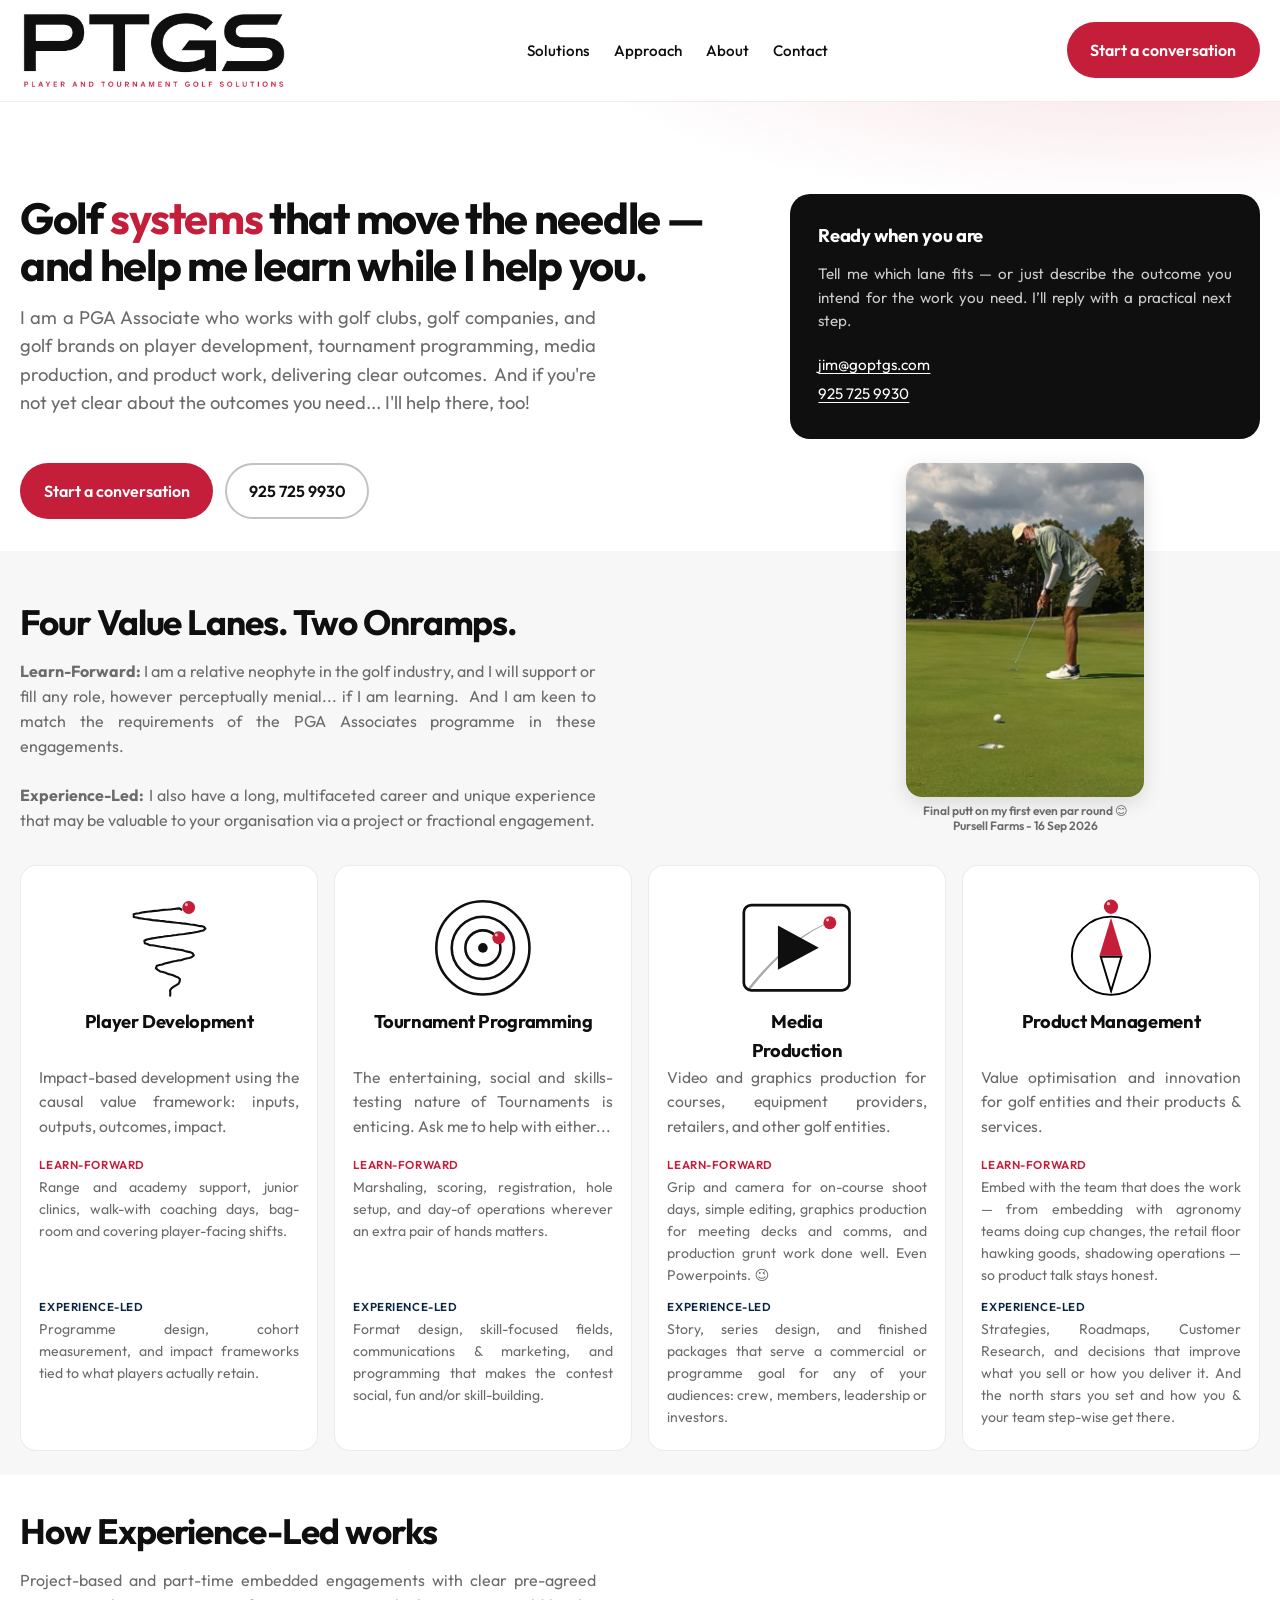
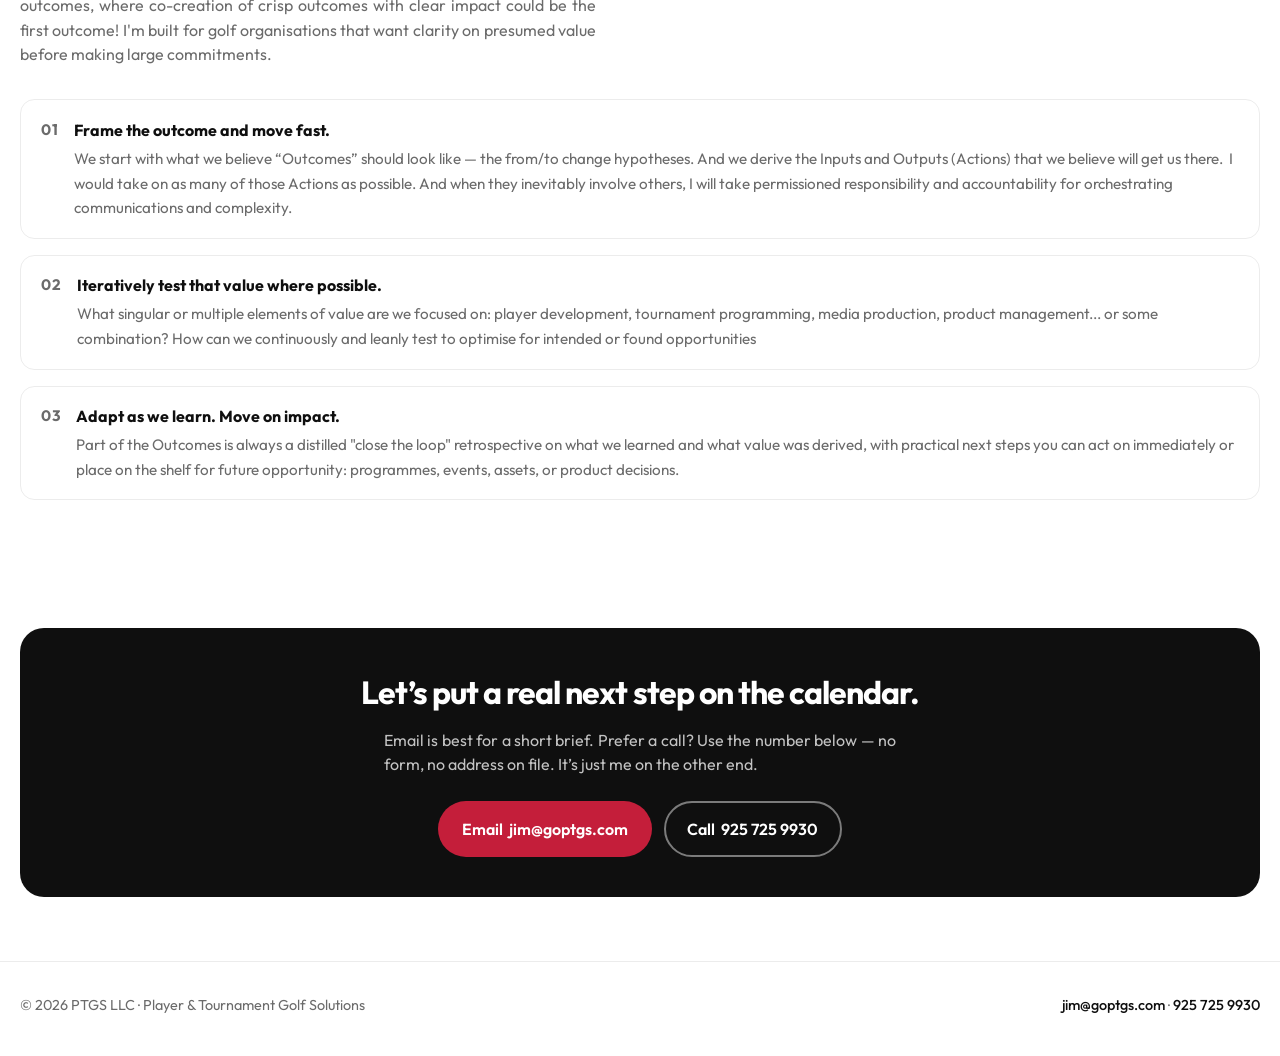
<file: index.html>
<!DOCTYPE html>
<html lang="en-GB">
<head>
  <meta charset="utf-8" />
  <meta name="viewport" content="width=device-width, initial-scale=1" />
  <title>PTGS — Player &amp; Tournament Golf Solutions</title>
  <meta name="description" content="PTGS LLC — player development, specialty tournaments, media production, and product management for golf organisations." />
  <!-- Draft branding — not locked -->
  <link rel="preconnect" href="https://fonts.googleapis.com" />
  <link rel="preconnect" href="https://fonts.gstatic.com" crossorigin />
  <link href="https://fonts.googleapis.com/css2?family=Outfit:wght@400;500;600;700&display=swap" rel="stylesheet" />
  <link rel="stylesheet" href="css/styles.css?v=31" />
</head>
<body data-page="home">
  <header class="site-header">
    <div class="container nav">
      <a aria-label="PTGS home" class="logo" href="/">
        <img src="assets/ptgs-wordmark-nav.png?v=10" alt="PTGS — Player &amp; Tournament Golf Solutions">
      </a>
      <button class="menu-btn" type="button" aria-expanded="false" aria-controls="nav-menu" id="menu-btn">Menu</button>
      <ul class="nav-links" id="nav-menu">
        <li><a href="#solutions">Solutions</a></li>
        <li><a href="#approach">Approach</a></li>
        <li><a href="/about">About</a></li>
        <li><a href="#contact">Contact</a></li>
      </ul>
      <a class="btn btn-primary nav-cta" data-mailto="" data-contact-open="" href="mailto:jim@goptgs.com?subject=PTGS%20enquiry">Start a conversation</a>
    </div>
  </header>

  <main id="top">
    <section class="hero" data-editable="source" data-path="/index.html" data-key="home-1">
      <div class="container hero-grid">
        <div class="hero-main">
          <p class="eyebrow" data-copy="eyebrow"></p>
          <h1 data-copy="headline">Golf <span class="s-rotate" aria-live="polite"><span class="s-word">systems</span></span> that move the needle — and help me learn while I help you.</h1>
          <p class="hero-lead" data-copy="lead" style="white-space: pre-wrap;">I am a PGA Associate who works with golf clubs, golf companies, and golf brands on player development, tournament programming, media production, and product work, delivering clear outcomes.  And if you're not yet clear about the outcomes you need... I'll help there, too!</p>

        </div>
        <aside class="hero-aside" aria-label="How to reach PTGS">
          <h2 data-copy="aside-title">Ready when you are</h2>
          <p data-copy="aside-body" style="white-space: pre-wrap;">Tell me which lane fits — or just describe the outcome you intend for the work you need. I’ll reply with a practical next step.</p>
          <p class="contact-line"><a data-mailto="" data-email-text="" href="mailto:jim@goptgs.com?subject=PTGS%20enquiry">jim@goptgs.com</a></p>
          <p class="contact-line"><a data-tel="" data-phone-text="" href="tel:+19257259930">925 725 9930</a></p>
        </aside>
  <div class="btn-row hero-btns">
            <a class="btn btn-primary" data-mailto="" data-contact-open="" href="mailto:jim@goptgs.com?subject=PTGS%20enquiry">Start a conversation</a>
            <a class="btn btn-secondary" data-tel="" href="tel:+19257259930"><span data-phone-text="">925 725 9930</span></a>
          </div>

      </div>
    </section>

    <section class="planks" id="solutions" data-editable="source" data-path="/index.html" data-key="home-2">
      <div class="container">
        <div class="lanes-top">
          <div class="section-head">
          <h2 data-copy="lanes-heading">Four Value Lanes. Two Onramps.</h2>
          <p data-copy="lanes-intro" style="white-space: pre-wrap;"><strong>Learn-Forward:</strong> I am a relative neophyte in the golf industry, and I will support or fill any role, however perceptually menial... if I am learning.  And I am keen to match the requirements of the PGA Associates programme in these engagements.<br><br><strong>Experience-Led:</strong> I also have a long, multifaceted career and unique experience that may be valuable to your organisation via a project or fractional engagement.</p>
        </div>
          <figure class="photo photo-portrait lanes-photo" style="width: 296.974px; margin-top: -164px;">
            <a class="photo-link" href="assets/first-even-par-putt.jpg?v=3" data-lightbox="" aria-label="Enlarge photo"><img src="assets/first-even-par-putt-sm.jpg?v=3" srcset="assets/first-even-par-putt-sm.jpg?v=3 480w, assets/first-even-par-putt.jpg?v=3 709w" sizes="(min-width: 720px) 34vw, 100vw" width="480" height="674" alt="Jim putting on the final green at Pursell Farms, ball rolling towards the hole" loading="lazy" decoding="async"></a>
            <figcaption>Final putt on my first even par round 😊<br>Pursell Farms - 16 Sep 2026</figcaption>
          </figure>
        </div>

        <div class="plank-grid" data-lanes=""><article class="plank"><div class="plank-icon" aria-hidden="true"><img src="assets/icons/player.svg?v=24" alt="" width="120" height="120" decoding="async"></div><h3>Player Development</h3><p class="plank-blurb">Impact-based development using the causal value framework: inputs, outputs, outcomes, impact.</p><ul class="plank-ex"><li><span class="lane">Learn-forward</span><span class="ex">Range and academy support, junior clinics, walk-with coaching days, bag-room and covering player-facing shifts.</span></li><li><span class="lane exp">Experience-led</span><span class="ex">Programme design, cohort measurement, and impact frameworks tied to what players actually retain.</span></li></ul></article><article class="plank"><div class="plank-icon" aria-hidden="true"><img src="assets/icons/tournaments.svg?v=24" alt="" width="120" height="120" decoding="async"></div><h3>Tournament Programming</h3><p class="plank-blurb">The entertaining, social and skills-testing nature of Tournaments is enticing. Ask me to help with either...</p><ul class="plank-ex"><li><span class="lane">Learn-forward</span><span class="ex">Marshaling, scoring, registration, hole setup, and day-of operations wherever an extra pair of hands matters.</span></li><li><span class="lane exp">Experience-led</span><span class="ex">Format design, skill-focused fields, communications &amp; marketing, and programming that makes the contest social, fun and/or skill-building.</span></li></ul></article><article class="plank"><div class="plank-icon" aria-hidden="true"><img src="assets/icons/media.svg?v=24" alt="" width="120" height="120" decoding="async"></div><h3>Media <br>Production</h3><p class="plank-blurb">Video and graphics production for courses, equipment providers, retailers, and other golf entities.</p><ul class="plank-ex"><li><span class="lane">Learn-forward</span><span class="ex">Grip and camera for on-course shoot days, simple editing, graphics production for meeting decks and comms, and production grunt work done well. Even Powerpoints. 😉</span></li><li><span class="lane exp">Experience-led</span><span class="ex">Story, series design, and finished packages that serve a commercial or programme goal for any of your audiences: crew, members, leadership or investors.</span></li></ul></article><article class="plank"><div class="plank-icon" aria-hidden="true"><img src="assets/icons/product.svg?v=24" alt="" width="120" height="120" decoding="async"></div><h3>Product Management</h3><p class="plank-blurb">Value optimisation and innovation for golf entities and their products &amp; services.</p><ul class="plank-ex"><li><span class="lane">Learn-forward</span><span class="ex">Embed with the team that does the work — from embedding with agronomy teams doing cup changes, the retail floor hawking goods, shadowing operations — so product talk stays honest.</span></li><li><span class="lane exp">Experience-led</span><span class="ex">Strategies, Roadmaps, Customer Research, and decisions that improve what you sell or how you deliver it. And the north stars you set and how you &amp; your team step-wise get there.</span></li></ul></article></div>
      </div>
    </section>

    <section id="approach" data-editable="source" data-path="/index.html" data-key="home-3">
      <div class="container">
        <div class="section-head">
          <h2 data-copy="approach-heading">How Experience-Led works</h2>
          <p data-copy="approach-intro" style="white-space: pre-wrap;">Project-based and part-time embedded engagements with clear pre-agreed outcomes, where co-creation of crisp outcomes with clear impact could be the first outcome! I'm built for golf organisations that want clarity on presumed value before making large commitments.</p>
        </div>
        <ol class="approach-list" data-approach=""><li><span class="step">01</span><div><strong>Frame the outcome and move fast.</strong><span>We start with what we believe “Outcomes” should look like — the from/to change hypotheses. And we derive the Inputs and Outputs (Actions) that we believe will get us there.&nbsp; I would take on as many of those Actions as possible. And when they inevitably involve others, I will take permissioned responsibility and accountability for orchestrating communications and complexity.&nbsp;</span></div></li><li><span class="step">02</span><div><strong>Iteratively test that value where possible.</strong><span>What singular or multiple elements of value are we focused on: player development, tournament programming, media production, product management... or some combination? How can we continuously and leanly test to optimise for intended or found opportunities</span></div></li><li><span class="step">03</span><div><strong>Adapt as we learn. Move on impact.</strong><span>Part of the Outcomes is always a distilled "close the loop" retrospective on what we learned and what value was derived, with practical next steps you can act on immediately or place on the shelf for future opportunity: programmes, events, assets, or product decisions.</span></div></li></ol>
      </div>
    </section>

    <section id="contact" data-editable="source" data-path="/index.html" data-key="home-4">
      <div class="container">
        <div class="cta-band">
          <h2 data-copy="contact-heading">Let’s put a real next step on the calendar.</h2>
          <p data-copy="contact-body" style="white-space: pre-wrap;">Email is best for a short brief. Prefer a call? Use the number below — no form, no address on file. It’s just me on the other end.</p>
          <div class="btn-row">
            <a class="btn btn-primary" data-mailto="" href="mailto:jim@goptgs.com?subject=PTGS%20enquiry">Email <span data-email-text="">jim@goptgs.com</span></a>
            <a class="btn btn-secondary btn-on-dark" data-tel="" href="tel:+19257259930">Call <span data-phone-text="">925 725 9930</span></a>
          </div>
        </div>
      </div>
    </section>
  </main>

  <footer class="site-footer">
    <div class="container footer-row">
      <span>© <span id="year">2026</span> PTGS LLC · Player &amp; Tournament Golf Solutions</span>
      <span>
        <a data-mailto="" data-email-text="" href="mailto:jim@goptgs.com?subject=PTGS%20enquiry">jim@goptgs.com</a>
        ·
        <a data-tel="" data-phone-text="" href="tel:+19257259930">925 725 9930</a>
      </span>
    </div>
  </footer>
  <div class="cmodal" id="contact-modal" hidden role="dialog" aria-modal="true" aria-labelledby="cmodal-title">
    <div class="cmodal-box">
      <button type="button" class="cmodal-close" data-contact-close aria-label="Close">&times;</button>
      <div data-contact-formwrap>
        <h2 id="cmodal-title">Start a conversation</h2>
        <p class="cmodal-intro">Tell me a little about what you need. I&rsquo;ll reply personally, usually within one working day.</p>
        <form name="contact" method="POST" action="/thanks.html" data-netlify="true" netlify-honeypot="bot-field" novalidate>
          <input type="hidden" name="form-name" value="contact" />
          <p class="cf-hp"><label>Leave this empty: <input name="bot-field" tabindex="-1" autocomplete="off" /></label></p>
          <label>Name <span class="req">*</span><input type="text" name="name" required autocomplete="name" /></label>
          <label>Company<input type="text" name="company" autocomplete="organization" /></label>
          <label>Email <span class="req">*</span><input type="email" name="email" required autocomplete="email" /></label>
          <label>Phone<input type="tel" name="phone" autocomplete="tel" /></label>
          <label>Your challenge or need <span class="req">*</span><textarea name="description" rows="5" required></textarea></label>
          <p class="cf-error" data-contact-error hidden></p>
          <button type="submit" class="btn btn-primary">Send</button>
        </form>
      </div>
      <div data-contact-done hidden>
        <h2>Thank you</h2>
        <p>Your message has been sent. I&rsquo;ll be in touch shortly.</p>
        <button type="button" class="btn btn-primary" data-contact-close>Close</button>
      </div>
    </div>
  </div>

  <script src="js/site.js?v=30"></script>
</body>
</html>
</file>
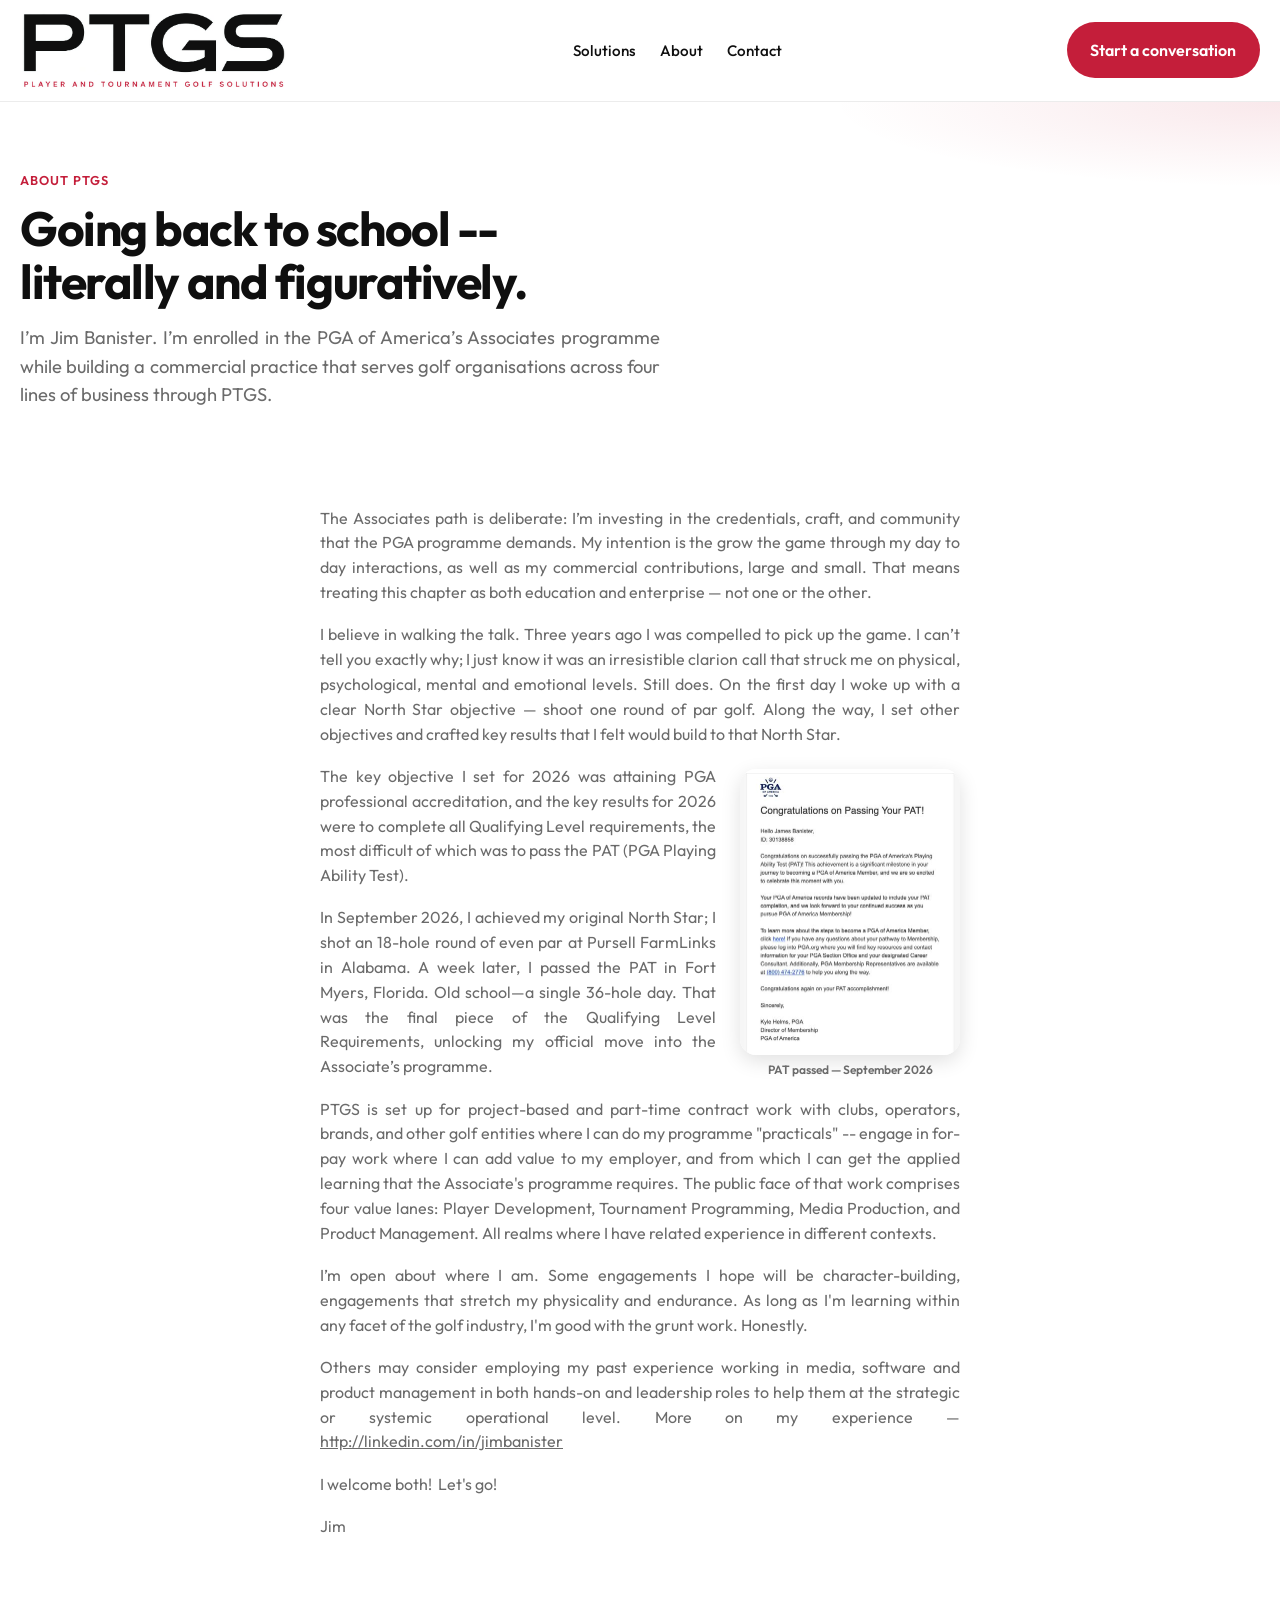
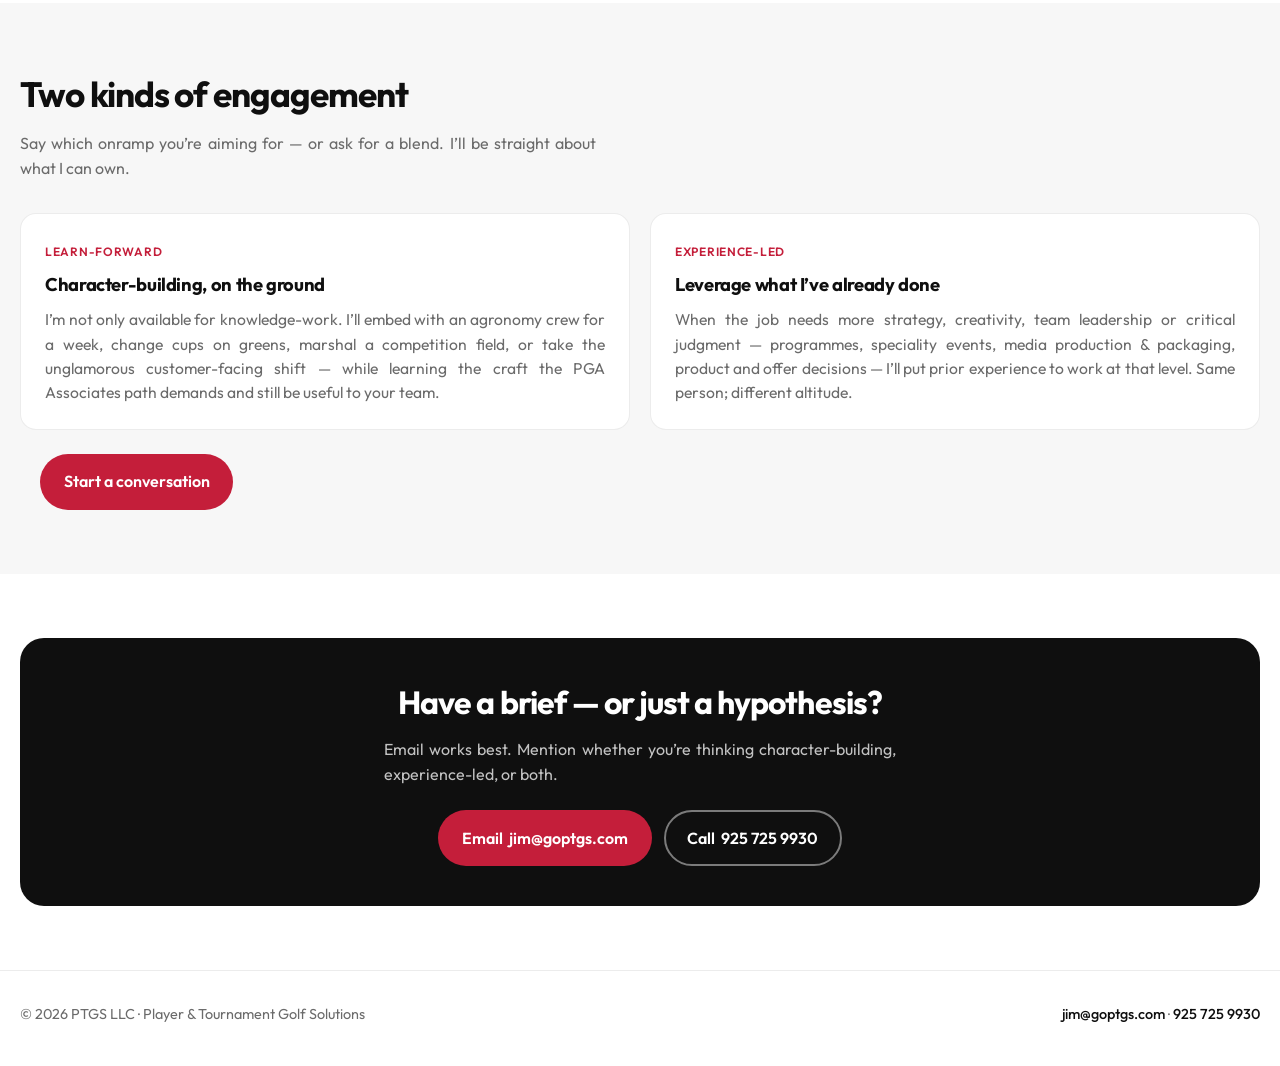
<file: about.html>
<!DOCTYPE html>
<html lang="en-GB">
<head>
  <meta charset="utf-8" />
  <meta name="viewport" content="width=device-width, initial-scale=1" />
  <title>About — PTGS LLC</title>
  <meta name="description" content="Jim Banister — PGA Associate path and PTGS engagement types." />
  <link rel="preconnect" href="https://fonts.googleapis.com" />
  <link rel="preconnect" href="https://fonts.gstatic.com" crossorigin />
  <link href="https://fonts.googleapis.com/css2?family=Outfit:wght@400;500;600;700&display=swap" rel="stylesheet" />
  <link rel="stylesheet" href="css/styles.css?v=31" />
</head>
<body data-page="about">
  <header class="site-header">
    <div class="container nav">
      <a aria-label="PTGS home" class="logo" href="/">
        <img src="assets/ptgs-wordmark-nav.png?v=10" alt="PTGS — Player &amp; Tournament Golf Solutions">
      </a>
      <button class="menu-btn" type="button" aria-expanded="false" aria-controls="nav-menu" id="menu-btn">Menu</button>
      <ul class="nav-links" id="nav-menu">
        <li><a href="/#solutions">Solutions</a></li>
        <li><a aria-current="page" href="/about">About</a></li>
        <li><a href="/#contact">Contact</a></li>
      </ul>
      <a class="btn btn-primary nav-cta" data-mailto="" data-contact-open="" href="mailto:jim@goptgs.com?subject=PTGS%20enquiry">Start a conversation</a>
    </div>
  </header>

  <main>
    <section class="page-hero" data-editable="source" data-path="/about.html" data-key="about-1">
      <div class="container">
        <p class="eyebrow" data-copy="eyebrow">ABOUT PTGS</p>
        <h1 data-copy="headline">Going back to school -- literally and figuratively.</h1>
        <p class="lead" data-copy="lead" style="white-space: pre-wrap;">I’m Jim Banister. I’m enrolled in the PGA of America’s Associates programme while building a commercial practice that serves golf organisations across four lines of business through PTGS.</p>
      </div>
    </section>

    <section data-editable="source" data-path="/about.html" data-key="about-2">
      <div class="container prose" data-about-prose=""><p>The Associates path is deliberate: I’m investing in the credentials, craft, and community that the PGA programme demands. My intention is the grow the game through my day to day interactions, as well as my commercial contributions, large and small. That means treating this chapter as both education and enterprise — not one or the other.</p><p>I believe in walking the talk. Three years ago I was compelled to pick up the game.  I can’t tell you exactly why; I just know it was an irresistible clarion call that struck me on physical, psychological, mental and emotional levels.  Still does. On the first day I woke up with a clear North Star objective — shoot one round of par golf.  Along the way, I set other objectives and crafted key results that I felt would build to that North Star.&nbsp;</p><figure class="photo photo-float"><a class="photo-link" href="assets/pat-pass-letter.jpg" data-lightbox="" aria-label="Enlarge letter"><img src="assets/pat-pass-letter-sm.jpg" width="440" height="573" alt="PGA letter confirming Jim passed the Playing Ability Test" loading="lazy" decoding="async"></a><figcaption>PAT passed — September 2026</figcaption></figure><p>The key objective I set for 2026 was attaining PGA professional accreditation, and the key results for 2026 were to complete all Qualifying Level requirements, the most difficult of which was to pass the PAT (PGA Playing Ability Test).</p><p>In September 2026, I achieved my original North Star; I shot an 18-hole round of even par at Pursell FarmLinks in Alabama. A week later, I passed the PAT in Fort Myers, Florida.  Old school—a single 36-hole day. That was the final piece of the Qualifying Level Requirements, unlocking my official move into the Associate’s programme.</p><p>PTGS is set up for project-based and part-time contract work with clubs, operators, brands, and other golf entities where I can do my programme "practicals" -- engage in for-pay work where I can add value to my employer, and from which I can get the applied learning that the Associate's programme requires. The public face of that work comprises four value lanes: Player Development, Tournament Programming, Media Production, and Product Management. All realms where I have related experience in different contexts.</p><p>I’m open about where I am. Some engagements I hope will be character-building, engagements that stretch my physicality and endurance. As long as I'm learning within any facet of the golf industry, I'm good with the grunt work. Honestly.</p><p>Others may consider employing my past experience working in media, software and product management in both hands-on and leadership roles to help them at the strategic or systemic operational level. More on my experience — <a href="https://www.linkedin.com/in/jimbanister" target="_blank" rel="noopener noreferrer">http://linkedin.com/in/jimbanister</a></p><p>I welcome both!&nbsp; Let's go!</p><p>Jim</p></div>
    </section>

    <section class="about-band" data-editable="source" data-path="/about.html" data-key="about-3">
      <div class="container">
        <div class="section-head">
          <h2 data-copy="dual-heading">Two kinds of engagement</h2>
          <p data-copy="dual-intro" style="white-space: pre-wrap;">Say which onramp you’re aiming for — or ask for a blend. I’ll be straight about what I can own.</p>
        </div>
        <div class="dual-grid">
          <article class="dual-card">
            <span class="tag">Learn-forward</span>
            <h3 data-copy="learn-title">Character-building, on the ground</h3>
            <p data-copy="learn-body" style="white-space: pre-wrap;">I’m not only available for knowledge-work. I’ll embed with an agronomy crew for a week, change cups on greens, marshal a competition field, or take the unglamorous customer-facing shift — while learning the craft the PGA Associates path demands and still be useful to your team.</p>
          </article>
          <article class="dual-card">
            <span class="tag">Experience-led</span>
            <h3 data-copy="exp-title">Leverage what I’ve already done</h3>
            <p data-copy="exp-body" style="white-space: pre-wrap;">When the job needs more strategy, creativity, team leadership or critical  judgment — programmes, speciality events, media production &amp; packaging, product and offer decisions — I’ll put prior experience to work at that level. Same person; different altitude.</p>
          </article>
        </div>
        <div class="link-row"><br>
          <a class="btn btn-primary" data-mailto="" data-contact-open="" href="mailto:jim@goptgs.com?subject=PTGS%20enquiry">Start a conversation</a>
        </div>
      </div>
    </section>

    <section id="contact" data-editable="source" data-path="/about.html" data-key="about-4">
      <div class="container">
        <div class="cta-band">
          <h2 data-copy="contact-heading">Have a brief — or just a hypothesis?</h2>
          <p data-copy="contact-body" style="white-space: pre-wrap;">Email works best. Mention whether you’re thinking character-building, experience-led, or both.</p>
          <div class="btn-row">
            <a class="btn btn-primary" data-mailto="" href="mailto:jim@goptgs.com?subject=PTGS%20enquiry">Email <span data-email-text="">jim@goptgs.com</span></a>
            <a class="btn btn-secondary btn-on-dark" data-tel="" href="tel:+19257259930">Call <span data-phone-text="">925 725 9930</span></a>
          </div>
        </div>
      </div>
    </section>
  </main>

  <footer class="site-footer">
    <div class="container footer-row">
      <span>© <span id="year">2026</span> PTGS LLC · Player &amp; Tournament Golf Solutions</span>
      <span>
        <a data-mailto="" data-email-text="" href="mailto:jim@goptgs.com?subject=PTGS%20enquiry">jim@goptgs.com</a>
        ·
        <a data-tel="" data-phone-text="" href="tel:+19257259930">925 725 9930</a>
      </span>
    </div>
  </footer>
  <div class="cmodal" id="contact-modal" hidden role="dialog" aria-modal="true" aria-labelledby="cmodal-title">
    <div class="cmodal-box">
      <button type="button" class="cmodal-close" data-contact-close aria-label="Close">&times;</button>
      <div data-contact-formwrap>
        <h2 id="cmodal-title">Start a conversation</h2>
        <p class="cmodal-intro">Tell me a little about what you need. I&rsquo;ll reply personally, usually within one working day.</p>
        <form name="contact" method="POST" action="/thanks.html" data-netlify="true" netlify-honeypot="bot-field" novalidate>
          <input type="hidden" name="form-name" value="contact" />
          <p class="cf-hp"><label>Leave this empty: <input name="bot-field" tabindex="-1" autocomplete="off" /></label></p>
          <label>Name <span class="req">*</span><input type="text" name="name" required autocomplete="name" /></label>
          <label>Company<input type="text" name="company" autocomplete="organization" /></label>
          <label>Email <span class="req">*</span><input type="email" name="email" required autocomplete="email" /></label>
          <label>Phone<input type="tel" name="phone" autocomplete="tel" /></label>
          <label>Your challenge or need <span class="req">*</span><textarea name="description" rows="5" required></textarea></label>
          <p class="cf-error" data-contact-error hidden></p>
          <button type="submit" class="btn btn-primary">Send</button>
        </form>
      </div>
      <div data-contact-done hidden>
        <h2>Thank you</h2>
        <p>Your message has been sent. I&rsquo;ll be in touch shortly.</p>
        <button type="button" class="btn btn-primary" data-contact-close>Close</button>
      </div>
    </div>
  </div>

  <script src="js/site.js?v=30"></script>
</body>
</html>
</file>
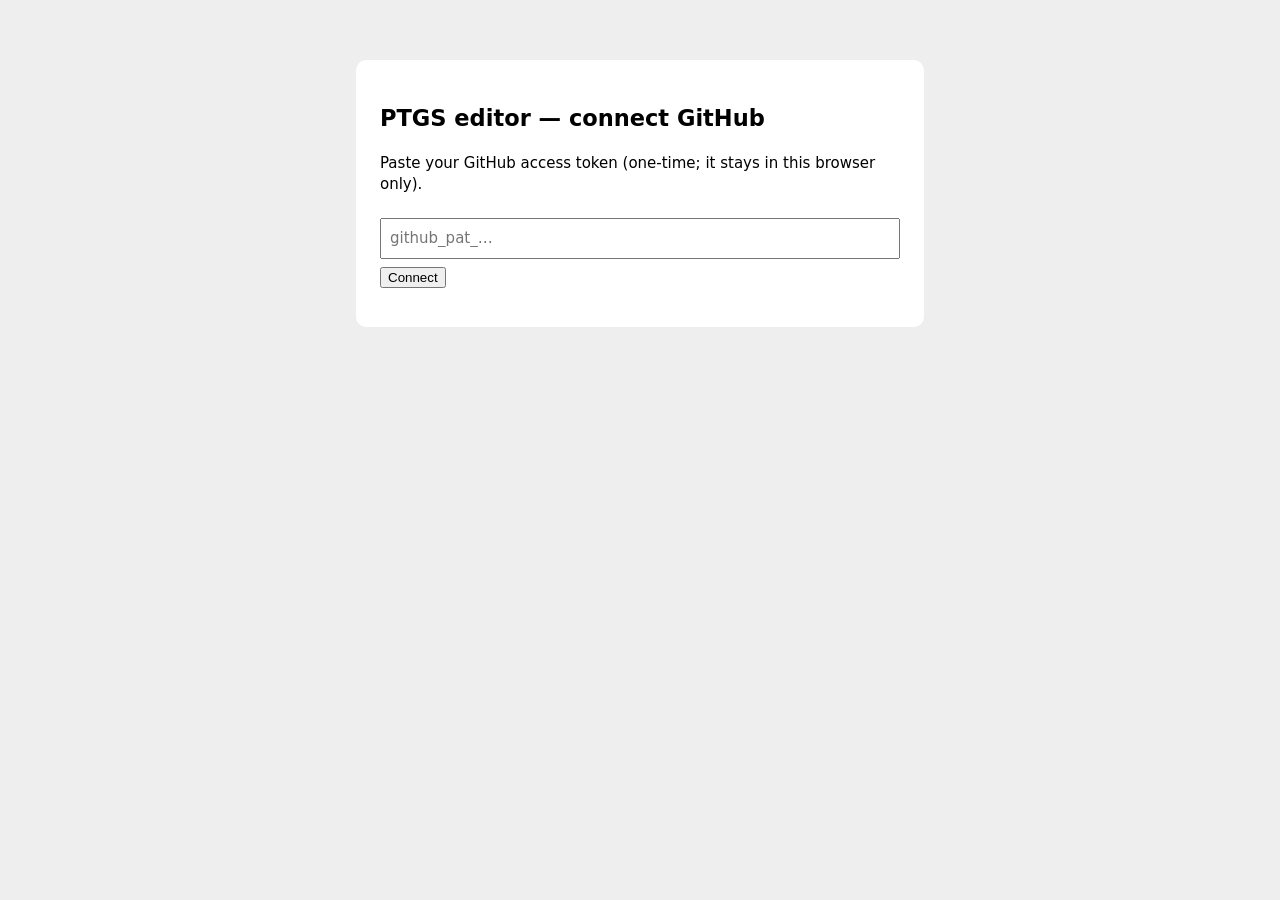
<file: edit.html>
<!DOCTYPE html>
<html lang="en">
<head>
<meta charset="utf-8" />
<meta name="robots" content="noindex,nofollow" />
<meta name="viewport" content="width=device-width, initial-scale=1" />
<title>PTGS editor</title>
<style>
  body{margin:0;font:15px/1.4 system-ui,sans-serif;background:#eee}
  #bar{position:sticky;top:0;z-index:2;display:flex;gap:10px;align-items:center;flex-wrap:wrap;padding:10px 14px;background:#12352a;color:#fff}
  #bar button,#bar select{font:inherit;padding:6px 12px;border-radius:6px;border:0;cursor:pointer}
  #save{background:#f2c94c;font-weight:600}
  #save:disabled{opacity:.5;cursor:default}
  #status{flex:1;min-width:200px}
  #login{max-width:520px;margin:60px auto;background:#fff;padding:24px;border-radius:10px}
  #login input{width:100%;padding:8px;font:inherit;box-sizing:border-box;margin:8px 0}
  iframe{display:block;width:100%;height:calc(100vh - 56px);border:0;background:#fff}
</style>
</head>
<body>
<div id="login" hidden>
  <h2>PTGS editor — connect GitHub</h2>
  <p>Paste your GitHub access token (one-time; it stays in this browser only).</p>
  <input id="token" type="password" placeholder="github_pat_…" autocomplete="off" />
  <button id="connect">Connect</button>
  <p id="loginmsg"></p>
</div>
<div id="app" hidden>
  <div id="bar">
    <select id="page"><option value="index.html">Home</option><option value="about.html">About</option></select>
    <button id="save" disabled>Save &amp; publish</button>
    <span id="status">Loading…</span>
    <a id="view" href="/" target="_blank" style="color:#fff">View live site</a>
    <button id="logout">Disconnect</button>
  </div>
  <iframe id="frame" title="Page being edited"></iframe>
</div>
<script src="js/editor.js"></script>
</body>
</html>
</file>
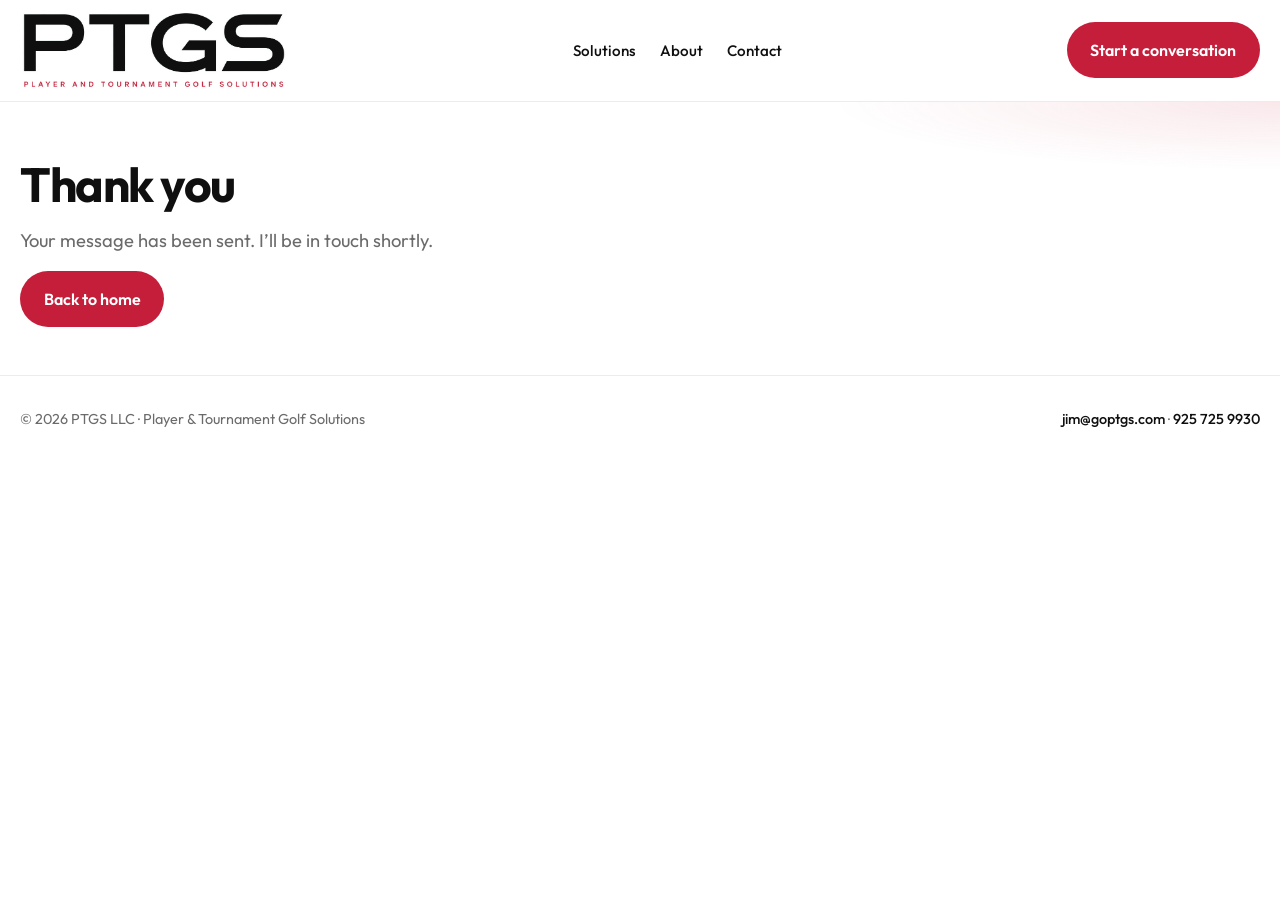
<file: thanks.html>
<!DOCTYPE html>
<html lang="en-GB">
<head>
  <meta charset="utf-8" />
  <meta name="viewport" content="width=device-width, initial-scale=1" />
  <title>Thank you — PTGS</title>
  <meta name="description" content="Jim Banister — PGA Associate path and PTGS engagement types." />
  <link rel="preconnect" href="https://fonts.googleapis.com" />
  <link rel="preconnect" href="https://fonts.gstatic.com" crossorigin />
  <link href="https://fonts.googleapis.com/css2?family=Outfit:wght@400;500;600;700&display=swap" rel="stylesheet" />
  <link rel="stylesheet" href="css/styles.css?v=31" />
</head>
<body data-page="about">
  <header class="site-header">
    <div class="container nav">
      <a aria-label="PTGS home" class="logo" href="/">
        <img src="assets/ptgs-wordmark-nav.png?v=10" alt="PTGS — Player &amp; Tournament Golf Solutions">
      </a>
      <button class="menu-btn" type="button" aria-expanded="false" aria-controls="nav-menu" id="menu-btn">Menu</button>
      <ul class="nav-links" id="nav-menu">
        <li><a href="/#solutions">Solutions</a></li>
        <li><a  href="/about">About</a></li>
        <li><a href="/#contact">Contact</a></li>
      </ul>
      <a class="btn btn-primary nav-cta" data-mailto="" data-contact-open="" href="mailto:jim@goptgs.com?subject=PTGS%20enquiry">Start a conversation</a>
    </div>
  </header>

  <main>
    <section class="page-hero">
      <div class="container">
        <h1>Thank you</h1>
        <p class="lead">Your message has been sent. I&rsquo;ll be in touch shortly.</p>
        <p><a class="btn btn-primary" href="index.html">Back to home</a></p>
      </div>
    </section>
  </main>

  <footer class="site-footer">
    <div class="container footer-row">
      <span>© <span id="year">2026</span> PTGS LLC · Player &amp; Tournament Golf Solutions</span>
      <span>
        <a data-mailto="" data-email-text="" href="mailto:jim@goptgs.com?subject=PTGS%20enquiry">jim@goptgs.com</a>
        ·
        <a data-tel="" data-phone-text="" href="tel:+19257259930">925 725 9930</a>
      </span>
    </div>
  </footer>
  <script src="js/site.js?v=30"></script>
</body>
</html>
</file>
<file: css/styles.css>
/* Draft styling — branding not locked */
:root {
  --black: #0F0F0F;
  --red: #C41E3A;
  --ball: #FFBEBE;
  --white: #FFFFFF;
  --green: #1B4D3E;
  --navy: #0A2540;
  --muted: #6b6b6b;
  --surface: #f7f7f7;
  --max: 1240px;
  --font: "Outfit", system-ui, -apple-system, sans-serif;
}

*, *::before, *::after { box-sizing: border-box; }
html { scroll-behavior: smooth; }
body {
  margin: 0;
  font-family: var(--font);
  color: var(--black);
  background: var(--white);
  line-height: 1.55;
  -webkit-font-smoothing: antialiased;
}
img { max-width: 100%; height: auto; display: block; }
a { color: inherit; }
.container { width: min(100% - 2.5rem, var(--max)); margin-inline: auto; }

/* Header */
.site-header {
  position: sticky;
  top: 0;
  z-index: 20;
  background: rgba(255,255,255,0.92);
  backdrop-filter: blur(10px);
  border-bottom: 1px solid rgba(15,15,15,0.08);
}
.nav {
  display: flex;
  align-items: center;
  justify-content: space-between;
  gap: 1rem;
  padding: 0.65rem 0;
}
.logo { flex-shrink: 0; }
.logo img {
  /* Pure crop of designer wordmark — height sized so PTGS letters ~64px */
  height: 80px;
  width: auto;
  max-width: min(420px, 55vw);
  object-fit: contain;
}
@media (max-width: 719px) {
  .logo img { height: 58px; max-width: 62vw; }
}
.nav-links {
  display: flex;
  gap: 1.5rem;
  list-style: none;
  margin: 0;
  padding: 0;
  font-size: 0.95rem;
  font-weight: 500;
}
.nav-links a { text-decoration: none; }
.nav-links a:hover { color: var(--red); }
.nav-cta { display: none; }
.menu-btn {
  display: none;
  background: none;
  border: 1px solid rgba(15,15,15,0.2);
  border-radius: 8px;
  padding: 0.45rem 0.7rem;
  font: inherit;
  cursor: pointer;
}

/* Buttons */
.btn {
  display: inline-flex;
  align-items: center;
  justify-content: center;
  gap: 0.4rem;
  padding: 0.85rem 1.35rem;
  border-radius: 999px;
  font-weight: 600;
  text-decoration: none;
  border: 2px solid transparent;
  transition: background 0.15s, color 0.15s, border-color 0.15s;
}
.btn-primary { background: var(--red); color: var(--white); }
.btn-primary:hover { background: #a81830; }
.btn-secondary {
  background: transparent;
  color: var(--black);
  border-color: rgba(15,15,15,0.25);
}
.btn-secondary:hover { border-color: var(--black); }
.btn-on-dark.btn-secondary {
  color: var(--white);
  border-color: rgba(255,255,255,0.45);
}
.btn-on-dark.btn-secondary:hover { border-color: var(--white); }
.btn-row { display: flex; flex-wrap: wrap; gap: 0.75rem; }

/* Hero */
.hero {
  padding: 5.75rem 0 2rem;
  background:
    radial-gradient(ellipse 80% 60% at 90% -10%, rgba(196,30,58,0.12), transparent 55%),
    var(--white);
}
.hero-grid {
  display: grid;
  gap: 2.5rem;
  align-items: start;
}
.eyebrow {
  display: inline-block;
  font-size: 0.8rem;
  font-weight: 600;
  letter-spacing: 0.08em;
  text-transform: uppercase;
  color: var(--red);
  margin-bottom: 0.75rem;
}
.eyebrow:empty { display: none; margin: 0; }
.hero h1 {
  font-size: clamp(1.76rem, 4vw, 2.72rem);
  line-height: 1.08;
  letter-spacing: -0.03em;
  margin: 0 0 1rem;
  font-weight: 700;
}
.hero-lead {
  font-size: 1.15rem;
  color: var(--muted);
  max-width: 36rem;
  margin: 0 0 1.75rem;
}
.hero-aside {
  background: var(--black);
  color: var(--white);
  border-radius: 1.25rem;
  padding: 1.75rem;
}
.hero-aside h2 {
  margin: 0 0 0.75rem;
  font-size: 1.15rem;
  letter-spacing: -0.02em;
}
.hero-aside p { margin: 0 0 1.25rem; color: rgba(255,255,255,0.78); font-size: 0.95rem; }
.hero-aside .contact-line { margin: 0.35rem 0; font-size: 0.95rem; }
.hero-aside a { color: var(--white); text-decoration: underline; text-underline-offset: 3px; }

/* Sections */
section { padding: 4rem 0; }
.section-head {
  max-width: 36rem;
  margin-bottom: 2rem;
}
.section-head h2 {
  margin: 0 0 0.6rem;
  font-size: clamp(1.7rem, 3vw, 2.2rem);
  letter-spacing: -0.03em;
}
.section-head p { margin: 0; color: var(--muted); }

/* Value lanes (class names still say plank) */
.planks { background: var(--surface); padding-top: 2.75rem; }
.plank-grid {
  display: grid;
  gap: 1.25rem;
  grid-template-columns: 1fr;
}
.plank {
  background: var(--white);
  border: 1px solid rgba(15,15,15,0.08);
  border-radius: 1rem;
  padding: 1.35rem 1.15rem;
  display: grid;
  grid-template-rows: auto auto auto auto;
  gap: 0.85rem;
  align-content: start;
  justify-items: stretch;
  text-align: left;
}
.plank > .plank-icon { justify-self: center; }
.plank > h3 { text-align: center; }
.plank-icon {
  width: 120px;
  height: 120px;
  margin-inline: auto; /* centre over column */
  border-radius: 0;
  background: transparent;
  display: grid;
  place-items: center;
  justify-self: center;
}
.plank-icon img {
  width: 120px;
  height: 120px;
  object-fit: contain;
  object-position: center;
  display: block;
}
.plank h3 { margin: 0; font-size: 1.15rem; letter-spacing: -0.02em; }
.plank p { margin: 0; color: var(--muted); font-size: 0.98rem; }

/* Approach */
.approach-list {
  display: grid;
  gap: 1rem;
  margin: 0;
  padding: 0;
  list-style: none;
}
.approach-list li {
  display: grid;
  grid-template-columns: auto 1fr;
  gap: 1rem;
  align-items: start;
  padding: 1.1rem 1.25rem;
  border: 1px solid rgba(15,15,15,0.08);
  border-radius: 0.9rem;
}
.step {
  font-weight: 700;
  color: var(--red);
  font-size: 0.85rem;
  letter-spacing: 0.04em;
}
.approach-list strong { display: block; margin-bottom: 0.2rem; }
.approach-list span { color: var(--muted); font-size: 0.95rem; }

/* CTA band */
.cta-band {
  background: var(--black);
  color: var(--white);
  border-radius: 1.5rem;
  padding: 2.5rem 1.75rem;
  text-align: center;
}
.cta-band h2 {
  margin: 0 0 0.6rem;
  font-size: clamp(1.6rem, 3vw, 2rem);
  letter-spacing: -0.03em;
}
.cta-band p { margin: 0 auto 1.5rem; max-width: 32rem; color: rgba(255,255,255,0.75); }
.cta-band .btn-row { justify-content: center; }
.cta-meta {
  margin-top: 1.25rem;
  font-size: 0.9rem;
  color: rgba(255,255,255,0.65);
}
.cta-meta a { color: var(--white); }

/* Footer */
.site-footer {
  padding: 2rem 0 2.5rem;
  border-top: 1px solid rgba(15,15,15,0.08);
  font-size: 0.9rem;
  color: var(--muted);
}
.footer-row {
  display: flex;
  flex-wrap: wrap;
  gap: 0.75rem 1.5rem;
  justify-content: space-between;
  align-items: center;
}
.footer-row a { color: var(--black); text-decoration: none; font-weight: 500; }
.footer-row a:hover { color: var(--red); }

@media (min-width: 720px) {
  .hero-grid { grid-template-columns: 1.4fr 0.9fr; }
  .plank-grid { grid-template-columns: 1fr 1fr; }
  .nav-cta { display: inline-flex; }
}
@media (min-width: 960px) {
  /* Shared rows so Learn-Forward / Experience-Led line up across cards */
  .plank-grid {
    grid-template-columns: repeat(4, minmax(0, 1fr));
    grid-template-rows: auto auto auto auto auto;
    column-gap: 1rem;
    row-gap: 0.75rem;

    align-items: stretch;
  }
  .plank {
    grid-template-rows: subgrid;
    grid-row: span 5;
    gap: 0;
    /* vertical rhythm comes from parent row-gap; keep card padding */
  }
  .plank-ex {
    display: grid;
    grid-template-rows: subgrid;
    grid-row: span 2;
    gap: 0;
    height: auto;
  }
}
@media (max-width: 719px) {
  .menu-btn { display: inline-flex; }
  .nav-links {
    display: none;
    position: absolute;
    left: 1.25rem;
    right: 1.25rem;
    top: 100%;
    flex-direction: column;
    gap: 0;
    background: var(--white);
    border: 1px solid rgba(15,15,15,0.1);
    border-radius: 0.75rem;
    padding: 0.5rem;
    box-shadow: 0 12px 30px rgba(0,0,0,0.08);
  }
  .nav-links.open { display: flex; }
  .nav-links a { padding: 0.75rem 0.85rem; border-radius: 0.5rem; }
  .nav-links a:hover { background: var(--surface); }
  .site-header { position: relative; }
}

/* About page */
.page-hero {
  padding: 3.5rem 0 2rem;
  background:
    radial-gradient(ellipse 70% 50% at 100% 0%, rgba(196,30,58,0.1), transparent 50%),
    var(--white);
}
.page-hero h1 {
  font-size: clamp(2rem, 4.5vw, 3rem);
  line-height: 1.1;
  letter-spacing: -0.03em;
  margin: 0 0 1rem;
  max-width: 18ch;
}
.page-hero .lead {
  font-size: 1.15rem;
  color: var(--muted);
  max-width: 40rem;
  margin: 0;
}
.prose {
  max-width: 40rem;
}
.prose p { margin: 0 0 1.1rem; color: var(--muted); }
.prose p:last-child { margin-bottom: 0; }
.prose strong { color: var(--black); font-weight: 600; }
.dual-grid {
  display: grid;
  gap: 1.25rem;
  grid-template-columns: 1fr;
}
.dual-card {
  border: 1px solid rgba(15,15,15,0.08);
  border-radius: 1rem;
  padding: 1.5rem;
  background: var(--white);
}
.dual-card h3 {
  margin: 0 0 0.5rem;
  font-size: 1.15rem;
  letter-spacing: -0.02em;
}
.dual-card p { margin: 0; color: var(--muted); font-size: 0.98rem; }
.dual-card .tag {
  display: inline-block;
  font-size: 0.75rem;
  font-weight: 600;
  letter-spacing: 0.06em;
  text-transform: uppercase;
  color: var(--red);
  margin-bottom: 0.6rem;
}
.about-band { background: var(--surface); }
.link-row {
  display: flex;
  flex-wrap: wrap;
  gap: 0.75rem 1.25rem;
  align-items: center;
  margin-top: 1.5rem;
}
.link-row a.ext {
  font-weight: 600;
  color: var(--black);
  text-decoration: underline;
  text-underline-offset: 3px;
}
.link-row a.ext:hover { color: var(--red); }
@media (min-width: 720px) {
  .dual-grid { grid-template-columns: 1fr 1fr; }
}


.plank-blurb { margin: 0 0 1.1rem; color: var(--muted); font-size: 0.95rem; }
.plank-ex {
  margin: 0;
  padding: 0;
  list-style: none;
  display: grid;
  gap: 0.75rem;
  font-size: 0.88rem;
}
.plank-ex li {
  display: grid;
  gap: 0.2rem;
  align-content: start;
}
.plank-ex li:first-child {
  padding-top: 1.15rem;
}
.plank-ex .lane {
  font-weight: 600;
  font-size: 0.72rem;
  letter-spacing: 0.05em;
  text-transform: uppercase;
  color: var(--red);
  white-space: nowrap;
}
.plank-ex .lane.exp { color: var(--navy); }
.plank-ex span.ex { color: var(--muted); }

/* space before Learn-Forward (subgrid-safe: margin on blurb, not padding on list) */
@media (min-width: 960px) {
  .plank-blurb { margin-bottom: 1.25rem; }
}


/* In-page copy edit mode (?edit=1) */
.edit-bar {
  position: sticky;
  bottom: 0;
  z-index: 50;
  background: rgba(15,15,15,0.94);
  color: #fff;
  padding: 0.75rem 1rem;
  border-top: 1px solid rgba(255,255,255,0.12);
}
.edit-bar-inner {
  width: min(100% - 0rem, 1100px);
  margin-inline: auto;
  display: flex;
  flex-wrap: wrap;
  gap: 0.65rem 1rem;
  align-items: center;
}
.edit-bar .edit-hint { color: rgba(255,255,255,0.7); font-size: 0.9rem; flex: 1 1 220px; }
.edit-bar code { color: #ffbebe; }
.edit-status { font-size: 0.9rem; color: rgba(255,255,255,0.8); }
.edit-status[data-kind="ok"] { color: #8dffb0; }
.edit-status[data-kind="err"] { color: #ff8d8d; }
.edit-bar .btn { padding: 0.55rem 1rem; font-size: 0.9rem; }
html.edit-mode .is-editable {
  outline: 1px dashed rgba(196,30,58,0.55);
  outline-offset: 3px;
  border-radius: 4px;
  cursor: text;
}
html.edit-mode .is-editable:focus {
  outline: 2px solid var(--red);
  background: rgba(196,30,58,0.06);
}


/* Rotating S-word in home headline */
.s-rotate {
  color: var(--red);
  display: inline;
}
.s-rotate .s-word {
  display: inline-block;
  transition: opacity 0.18s ease, transform 0.18s ease;
}
.s-rotate .s-word.is-out {
  opacity: 0;
  transform: translateY(0.25em);
}

/* Multiline copy (lanes intro, leads, etc.) */
[data-copy="lanes-intro"],
[data-copy="lead"],
[data-copy="aside-body"],
[data-copy="approach-intro"],
[data-copy="contact-body"],
[data-copy="dual-intro"],
[data-copy="learn-body"],
[data-copy="exp-body"] {
  white-space: pre-wrap;
}


/* Justified body copy — trial */
.hero-lead,
.section-head p,
.hero-aside p,
.plank-blurb,
.plank-ex span.ex,
.approach-list span,
.page-hero .lead,
.prose p,
.dual-card p,
.cta-band p,
[data-copy="lanes-intro"],
[data-copy="lead"],
[data-copy="aside-body"],
[data-copy="approach-intro"],
[data-copy="contact-body"],
[data-copy="learn-body"],
[data-copy="exp-body"],
[data-copy="dual-intro"] {
  text-align: justify;
  text-justify: inter-word;
  hyphens: auto;
}


/* Contact modal */
.cmodal{position:fixed;inset:0;z-index:1000;display:flex;align-items:center;justify-content:center;padding:1rem;background:rgba(15,15,15,.7)}
.cmodal[hidden]{display:none}
.cmodal-box{position:relative;width:min(100%,560px);max-height:calc(100vh - 2rem);overflow:auto;background:var(--white);border-top:6px solid var(--red);border-radius:10px;padding:2rem;box-shadow:0 20px 60px rgba(0,0,0,.35)}
.cmodal-box h2{margin:0 0 .5rem}
.cmodal-intro{color:var(--muted);margin:0 0 1.25rem}
.cmodal-close{position:absolute;top:.6rem;right:.8rem;border:0;background:none;font-size:1.8rem;line-height:1;cursor:pointer;color:var(--black)}
.cmodal form label{display:block;font-weight:500;margin-bottom:.9rem}
.cmodal input,.cmodal textarea{display:block;width:100%;box-sizing:border-box;margin-top:.3rem;padding:.65rem .75rem;font:inherit;border:1px solid #ccc;border-radius:6px}
.cmodal input:focus,.cmodal textarea:focus{outline:2px solid var(--red);border-color:var(--red)}
.cmodal .req{color:var(--red)}
.cmodal .invalid{border-color:var(--red);background:#fff5f5}
.cf-hp{position:absolute;left:-9999px}
.cf-error{color:var(--red);font-weight:500}
body.cmodal-open{overflow:hidden}

/* In-page photos + lightbox */
.lanes-top { display: grid; gap: 1.5rem; margin-bottom: 2rem; align-items: start; }
.lanes-top .section-head { margin-bottom: 0; }
.photo { margin: 0; width: 100%; }
.photo-link { display: block; border-radius: 1rem; overflow: hidden; cursor: zoom-in; box-shadow: 0 6px 20px rgba(0,0,0,0.12); }
.photo img { display: block; width: 100%; height: auto; aspect-ratio: 709 / 996; object-fit: cover; transition: transform .25s; }
.photo-link:hover img { transform: scale(1.03); }
.photo figcaption { margin-top: 0.4rem; font-size: 0.75rem; line-height: 1.25; color: var(--muted); text-align: center; }
@media (min-width: 720px) {
  .lanes-top { grid-template-columns: 1.4fr 0.9fr; gap: 2.5rem; }
}
.lightbox { position: fixed; inset: 0; z-index: 1000; background: rgba(0,0,0,0.88); display: flex; flex-direction: column; align-items: center; justify-content: center; padding: 1.5rem; cursor: zoom-out; }
.lightbox[hidden] { display: none; }
.lightbox img { max-width: 100%; max-height: calc(100vh - 6rem); border-radius: 0.75rem; }
.lightbox p { color: #fff; margin: 0.9rem 0 0; text-align: center; font-size: 0.95rem; }
.lightbox button { position: absolute; top: 1rem; right: 1rem; background: none; border: 0; color: #fff; font-size: 2rem; line-height: 1; cursor: pointer; }

.photo-float { float: right; width: 38%; max-width: 220px; margin: 0.3rem 0 1rem 1.5rem; }
.photo-float img { aspect-ratio: 440 / 573; }
.prose::after { content: ""; display: block; clear: both; }
@media (max-width: 480px) { .photo-float { width: 42%; margin-left: 1rem; } }

/* Hero: buttons + putt photo share row 2 so their tops align */
.hero-grid { grid-template-areas: "main" "btns" "aside"; row-gap: 1.5rem; }
.hero-main { grid-area: main; } .hero-btns { grid-area: btns; } .hero-aside { grid-area: aside; } 
.hero-main .hero-lead { margin-bottom: 0; }
.hero-btns { align-self: start; }
@media (min-width: 720px) {
  .hero-grid { grid-template-areas: "main aside" "btns ."; }
}
.lanes-photo { position: relative; z-index: 2; }
.lanes-photo { justify-self: center; max-width: 100%; }
.photo figcaption { font-weight: 600; }

/* Tighter gap: value lanes -> How Experience-Led works */
.planks { padding-bottom: 1.5rem; }
#approach { padding-top: 1.8rem; }
</file>
